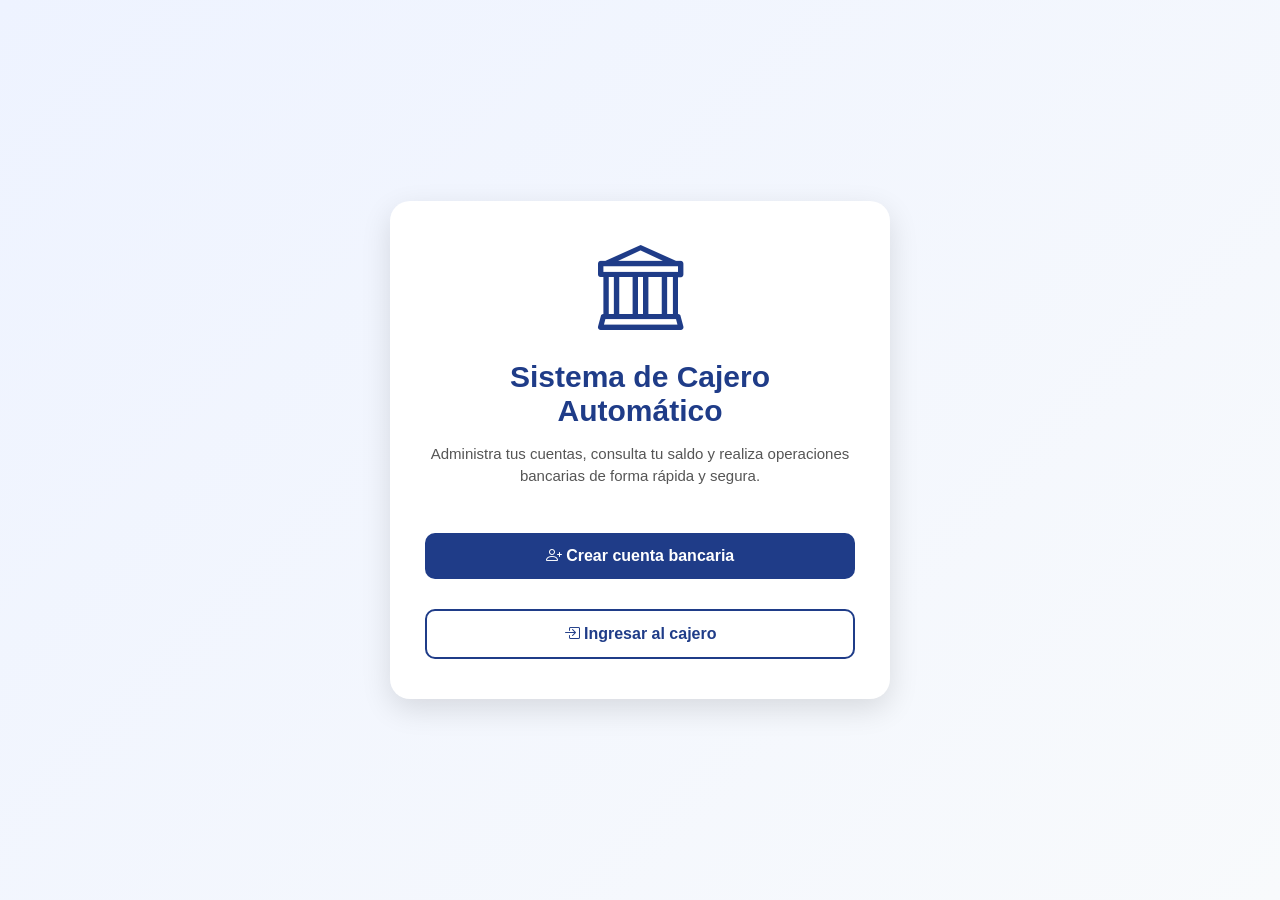
<file: templates/index.html>
<!DOCTYPE html>
<html>
<head>
    <title>Cajero Automático</title>
    <link rel="stylesheet" href="/static/style.css">
    <link rel="stylesheet" href="https://cdn.jsdelivr.net/npm/bootstrap-icons@1.11.3/font/bootstrap-icons.min.css">
    <link rel="icon" type="image.png" href="/static/banco.png">
</head>
<body>

<div class="contenedor">
    <div class="tarjeta">

        <i class="bi bi-bank icono-principal"></i>

        <h1>Sistema de Cajero Automático</h1>

        <p class="descripcion">
            Administra tus cuentas, consulta tu saldo y realiza operaciones bancarias de forma rápida y segura.
        </p>

        <div class="botones">
            <a href="/crear_cuenta" class="btn-principal">
                <i class="bi bi-person-plus"></i>
                Crear cuenta bancaria
            </a>

            <a href="/login" class="btn-secundario">
                <i class="bi bi-box-arrow-in-right"></i>
                Ingresar al cajero
            </a>
        </div>

    </div>
</div>

</body>
</html>
</file>
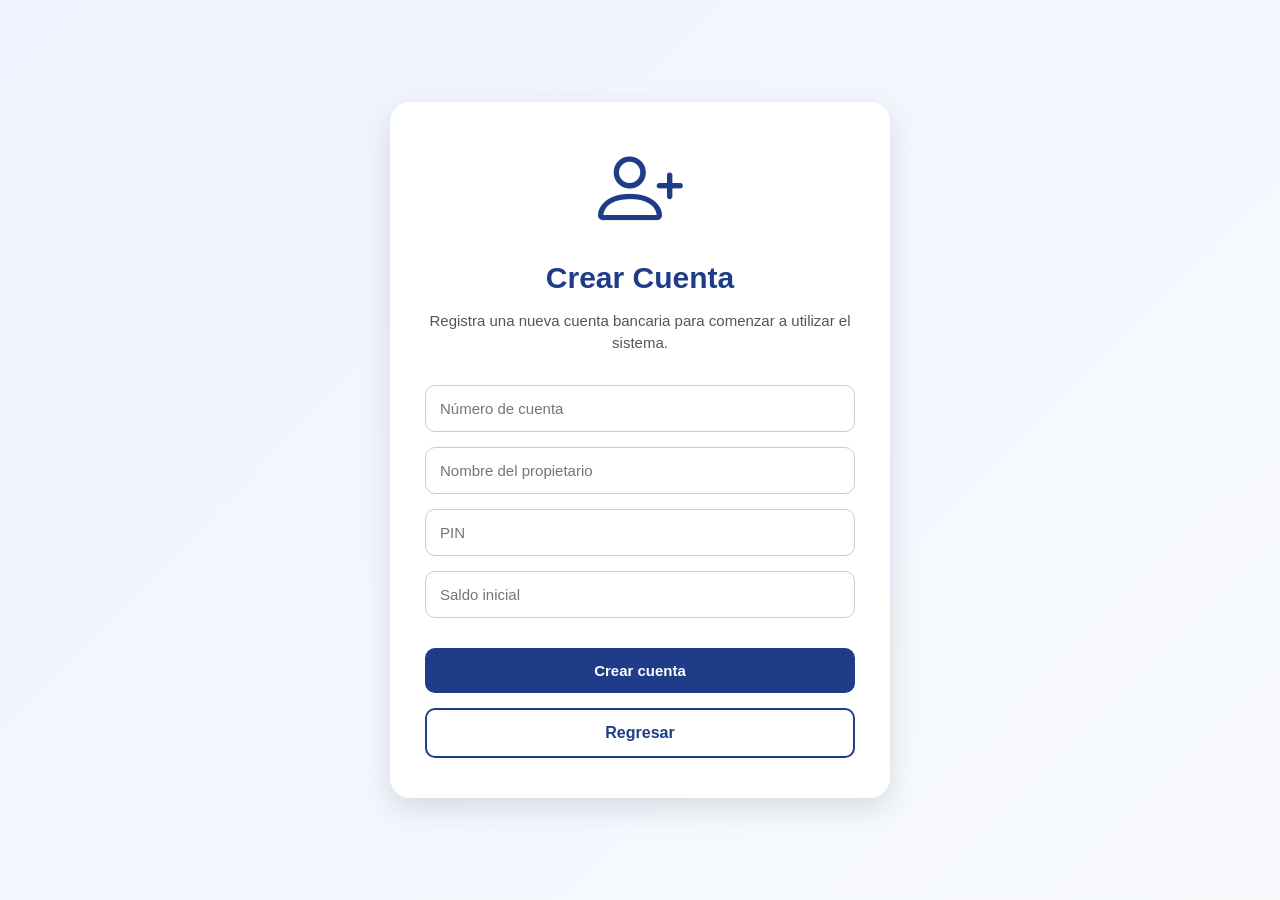
<file: templates/crear_cuenta.html>
<!DOCTYPE html>
<html>
<head>
    <title>Crear Cuenta</title>
    <link rel="stylesheet" href="/static/style.css">
    <link rel="stylesheet" href="https://cdn.jsdelivr.net/npm/bootstrap-icons@1.11.3/font/bootstrap-icons.min.css">
    <link rel="icon" type="image.png" href="/static/banco.png">
</head>
<body>

<div class="contenedor">
    <div class="tarjeta">

        <i class="bi bi-person-plus icono-principal"></i>

        <h1>Crear Cuenta</h1>

        <p class="descripcion">
            Registra una nueva cuenta bancaria para comenzar a utilizar el sistema.
        </p>

        <form method="POST">

            <input type="text"
                   name="numero"
                   placeholder="Número de cuenta"
                   required>

            <input type="text"
                   name="propietario"
                   placeholder="Nombre del propietario"
                   required>

            <input type="password"
                   name="pin"
                   placeholder="PIN"
                   required>

            <input type="number"
                   name="saldo"
                   placeholder="Saldo inicial"
                   required>

            <button type="submit" class="btn-principal">
                Crear cuenta
            </button>

        </form>

        <a href="/" class="btn-secundario">
            Regresar
        </a>

    </div>
</div>

</body>
</html>
</file>
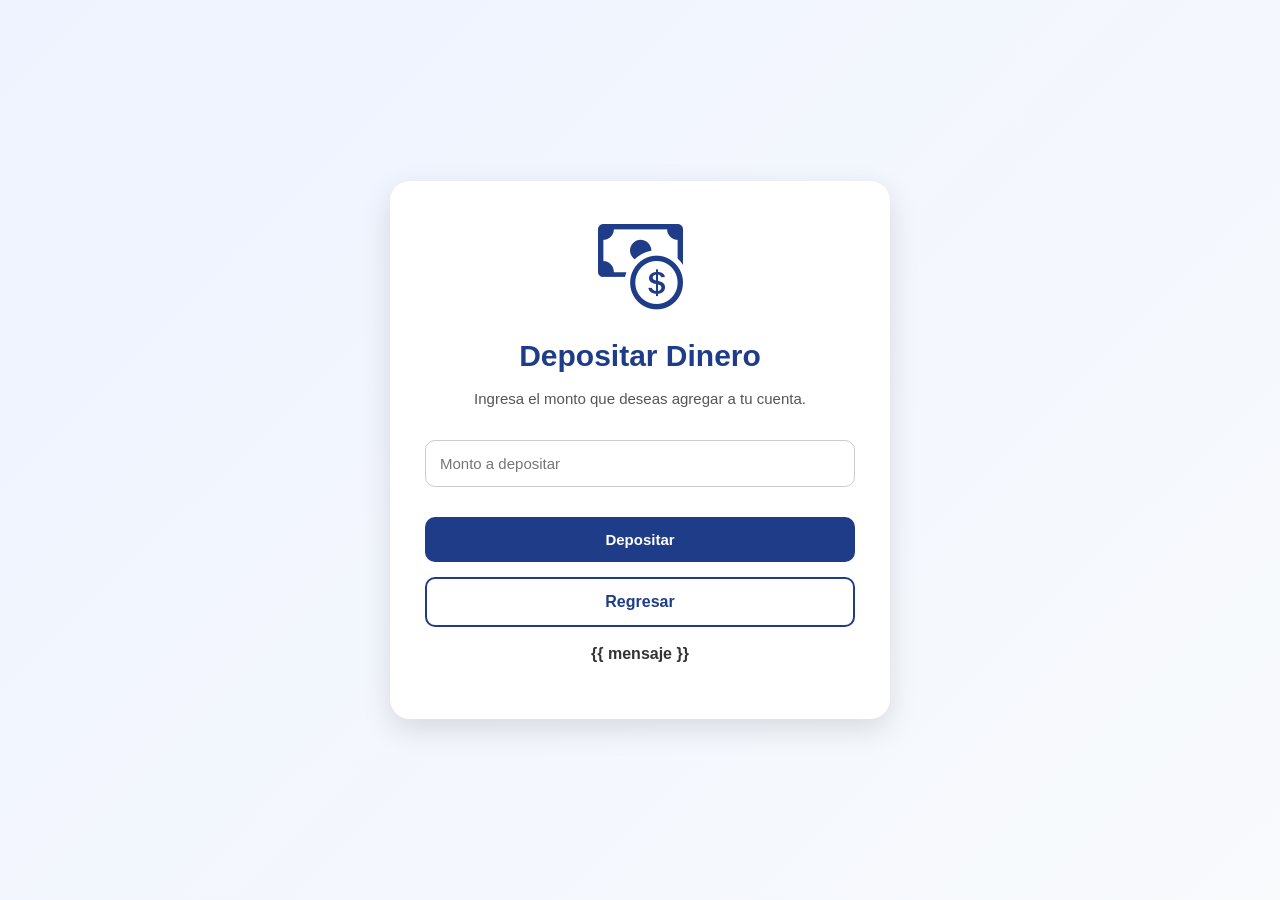
<file: templates/depositar.html>
<!DOCTYPE html>
<html>
<head>
    <title>Depositar</title>
    <link rel="stylesheet" href="/static/style.css">
    <link rel="stylesheet" href="https://cdn.jsdelivr.net/npm/bootstrap-icons@1.11.3/font/bootstrap-icons.min.css">
    <link rel="icon" type="image.png" href="/static/banco.png">
</head>
<body>

<div class="contenedor">
    <div class="tarjeta">

        <i class="bi bi-cash-coin icono-principal"></i>

        <h1>Depositar Dinero</h1>

        <p class="descripcion">
            Ingresa el monto que deseas agregar a tu cuenta.
        </p>

        <form method="POST">

            <input type="number"
                   name="monto"
                   placeholder="Monto a depositar"
                   required>

            <button type="submit" class="btn-principal">
                Depositar
            </button>

        </form>

        

        <a href="/panel" class="btn-secundario">
            Regresar
        </a>
        <p class="mensaje">{{ mensaje }}</p>
    </div>
</div>

</body>
</html>
</file>
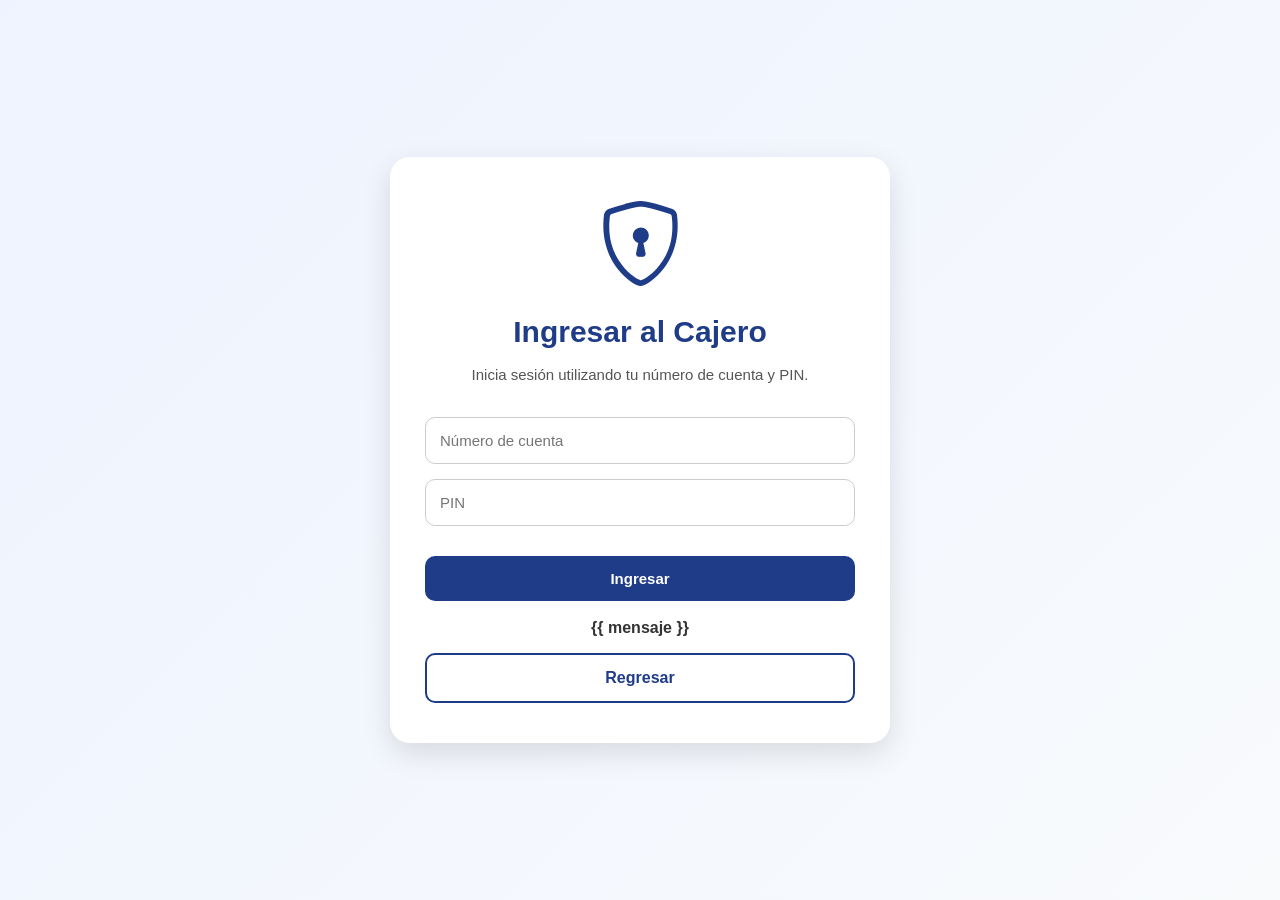
<file: templates/login.html>
<!DOCTYPE html>
<html>
<head>
    <title>Ingresar</title>
    <link rel="stylesheet" href="/static/style.css">
    <link rel="stylesheet" href="https://cdn.jsdelivr.net/npm/bootstrap-icons@1.11.3/font/bootstrap-icons.min.css">
    <link rel="icon" type="image.png" href="/static/banco.png">
</head>
<body>

<div class="contenedor">
    <div class="tarjeta">

        <i class="bi bi-shield-lock icono-principal"></i>

        <h1>Ingresar al Cajero</h1>

        <p class="descripcion">
            Inicia sesión utilizando tu número de cuenta y PIN.
        </p>

        <form method="POST">

            <input type="text"
                   name="numero"
                   placeholder="Número de cuenta"
                   required>

            <input type="password"
                   name="pin"
                   placeholder="PIN"
                   required>

            <button type="submit" class="btn-principal">
                Ingresar
            </button>

        </form>

        <p class="mensaje">{{ mensaje }}</p>

        <a href="/" class="btn-secundario">
            Regresar
        </a>

    </div>
</div>

</body>
</html>
</file>
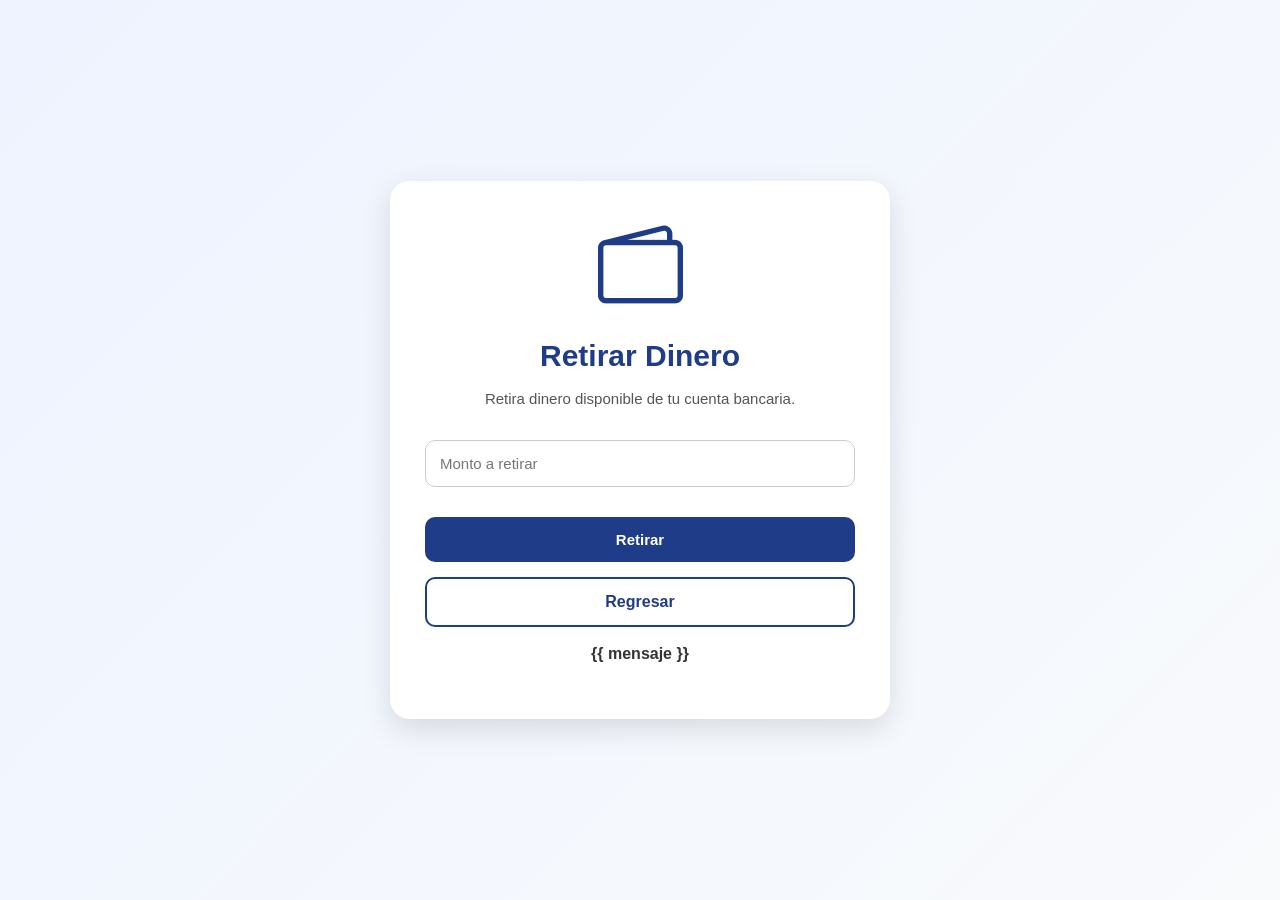
<file: templates/retirar.html>
<!DOCTYPE html>
<html>
<head>
    <title>Retirar</title>
    <link rel="stylesheet" href="/static/style.css">
    <link rel="stylesheet" href="https://cdn.jsdelivr.net/npm/bootstrap-icons@1.11.3/font/bootstrap-icons.min.css">
    <link rel="icon" type="image.png" href="/static/banco.png">
</head>
<body>

<div class="contenedor">
    <div class="tarjeta">

        <i class="bi bi-wallet2 icono-principal"></i>

        <h1>Retirar Dinero</h1>

        <p class="descripcion">
            Retira dinero disponible de tu cuenta bancaria.
        </p>

        <form method="POST">

            <input type="number"
                   name="monto"
                   placeholder="Monto a retirar"
                   required>

            <button type="submit" class="btn-principal">
                Retirar
            </button>

        </form>

        

        <a href="/panel" class="btn-secundario">
            Regresar
        </a>
        <p class="mensaje">{{ mensaje }}</p>
    </div>
</div>

</body>
</html>
</file>
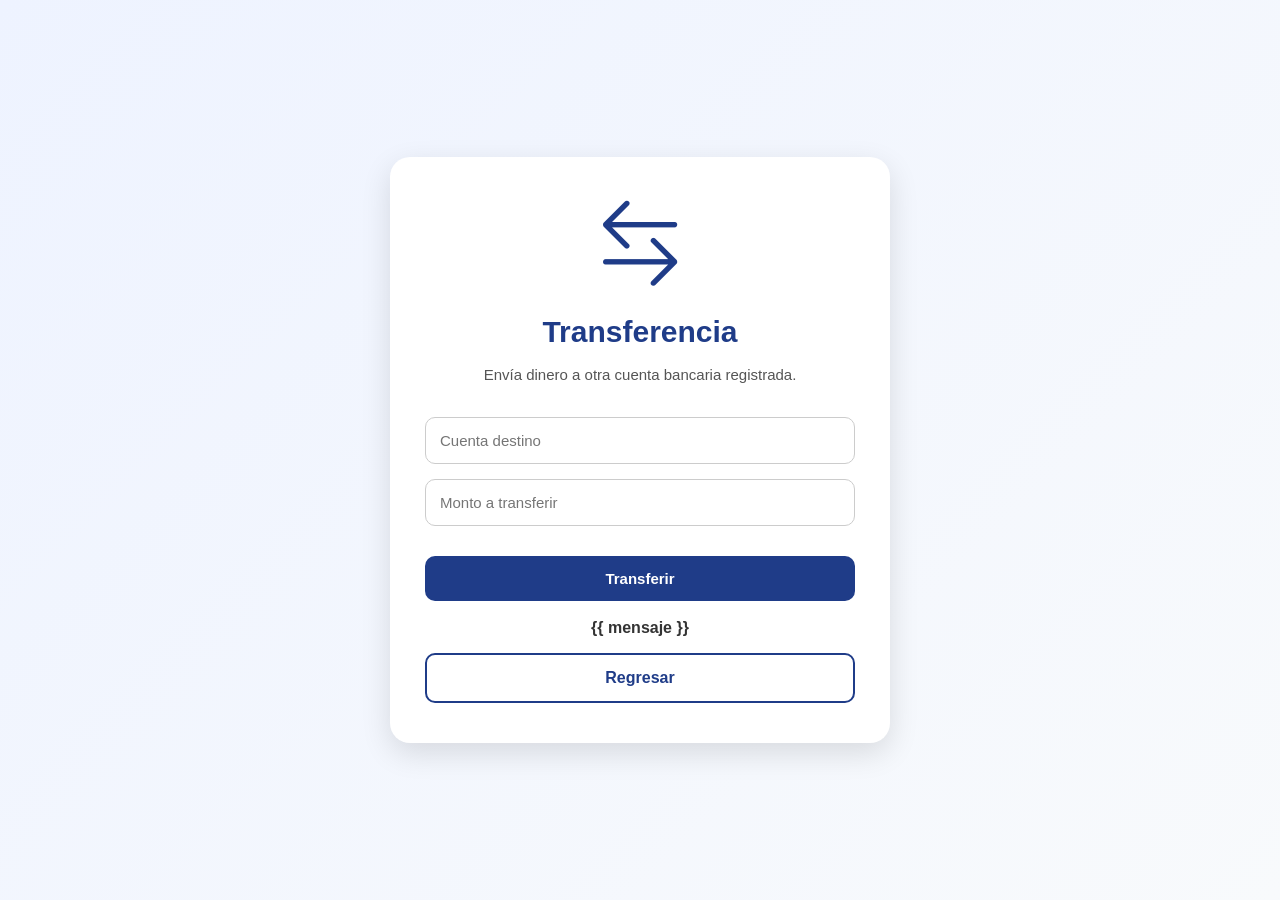
<file: templates/transferir.html>
<!DOCTYPE html>
<html>
<head>
    <title>Transferencia</title>
    <link rel="stylesheet" href="/static/style.css">
    <link rel="stylesheet" href="https://cdn.jsdelivr.net/npm/bootstrap-icons@1.11.3/font/bootstrap-icons.min.css">
    <link rel="icon" type="image.png" href="/static/banco.png">
</head>
<body>

<div class="contenedor">
    <div class="tarjeta">

        <i class="bi bi-arrow-left-right icono-principal"></i>

        <h1>Transferencia</h1>

        <p class="descripcion">
            Envía dinero a otra cuenta bancaria registrada.
        </p>

        <form method="POST">

            <input type="text"
                   name="destino"
                   placeholder="Cuenta destino"
                   required>

            <input type="number"
                   name="monto"
                   placeholder="Monto a transferir"
                   required>

            <button type="submit" class="btn-principal">
                Transferir
            </button>

        </form>

        <p class="mensaje">{{ mensaje }}</p>

        <a href="/panel" class="btn-secundario">
            Regresar
        </a>

    </div>
</div>

</body>
</html>
</file>
<file: static/style.css>
body {
    font-family: Arial, sans-serif;
    background: linear-gradient(135deg, #eef3ff, #f8fafc);
    margin: 0;
    min-height: 100vh;
}

.contenedor {
    min-height: 100vh;
    display: flex;
    justify-content: center;
    align-items: center;
}

.tarjeta {
    background-color: white;
    width: 430px;
    padding: 40px 35px;
    border-radius: 20px;
    text-align: center;
    box-shadow: 0 10px 30px rgba(0, 0, 0, 0.12);
}

.icono-principal {
    font-size: 85px;
    color: #1f3c88;
    margin-bottom: 15px;
}

h1 {
    color: #1f3c88;
    font-size: 30px;
    margin-bottom: 15px;
}

.descripcion {
    color: #555;
    font-size: 15px;
    margin-bottom: 30px;
    line-height: 1.5;
}

form {
    display: flex;
    flex-direction: column;
    gap: 15px;
}

input {
    padding: 14px;
    border-radius: 10px;
    border: 1px solid #ccc;
    font-size: 15px;
}

button {
    border: none;
    cursor: pointer;
    font-size: 15px;
}

.botones {
    display: flex;
    flex-direction: column;
    gap: 15px;
}

.btn-principal,
.btn-secundario {
    display: block;
    text-decoration: none;
    padding: 14px;
    border-radius: 10px;
    font-weight: bold;
    transition: 0.3s;
    margin-top: 15px;
}

.btn-principal {
    background-color: #1f3c88;
    color: white;
}

.btn-principal:hover {
    background-color: #162d66;
}

.btn-secundario {
    border: 2px solid #1f3c88;
    color: #1f3c88;
    background-color: white;
}

.btn-secundario:hover {
    background-color: #1f3c88;
    color: white;
}

.datos-usuario {
    margin: 25px 0;
    text-align: left;
    background-color: #f6f8fc;
    padding: 20px;
    border-radius: 12px;
}

.datos-usuario p {
    margin: 12px 0;
    font-size: 17px;
}

.mensaje {
    margin-top: 18px;
    color: #333;
    font-weight: bold;
}
</file>
